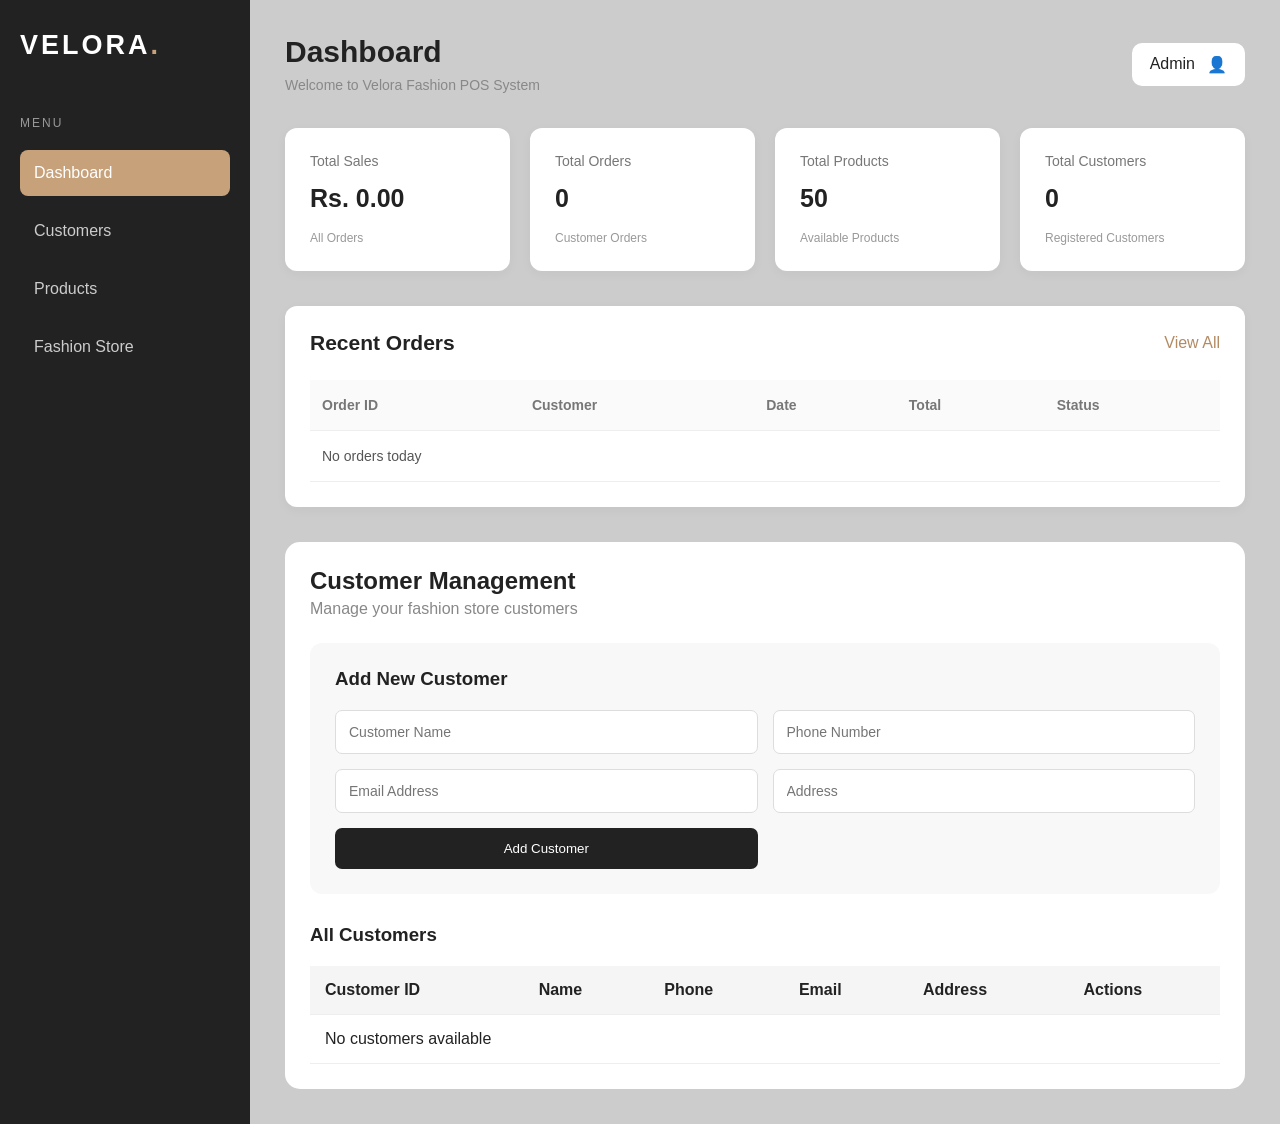
<file: pos.html>
<!DOCTYPE html>
<html lang="en">

<head>
    <meta charset="UTF-8">
    <meta name="viewport" content="width=device-width, initial-scale=1.0">
    <title>Velora Fashion</title>
    <link rel="stylesheet" href="style.css">
</head>

<body class="pos-dashboard">

    <!-- Sidebar -->
    <aside class="pos-sidebar">

        <h2>VELORA<span>.</span></h2>

        <p class="pos-menu-title">MENU</p>

        <nav class="pos-nav">

            <a href="pos.html" class="pos-active">
                Dashboard
            </a>

            <a href="pos.html#customerManagement">
                Customers
            </a>

            <a href="dresses.html">
                Products
            </a>

            <a href="index.html">
                Fashion Store
            </a>

        </nav>

    </aside>


    <!-- Main Content -->
    <main class="pos-main">

        <!-- Header -->
        <header class="pos-header">

            <div>
                <h1>Dashboard</h1>
                <p>Welcome to Velora Fashion POS System</p>
            </div>

            <div class="pos-admin">
                <span>Admin</span>
                👤
            </div>

        </header>


        <!-- Dashboard Cards -->
        <section class="pos-cards">

            <div class="pos-card">
                <p>Total Sales</p>
                <h2 id="totalSales">Rs. 0.00</h2>
                <span>All Orders</span>
            </div>

            <div class="pos-card">
                <p>Total Orders</p>
                <h2 id="totalOrders">0</h2>
                <span>Customer Orders</span>
            </div>

            <div class="pos-card">
                <p>Total Products</p>
                <h2>50</h2>
                <span>Available Products</span>
            </div>

            <div class="pos-card">
                <p>Total Customers</p>
                <h2 id="totalCustomers">0</h2>
                <span>Registered Customers</span>
            </div>

        </section>


        <!-- Recent Orders -->
        <section class="pos-orders">

            <div class="pos-section-header">

                <h2>Recent Orders</h2>

                <a href="orders.html">View All</a>

            </div>

            <table>

                <thead>
                    <tr>
                        <th>Order ID</th>
                        <th>Customer</th>
                        <th>Date</th>
                        <th>Total</th>
                        <th>Status</th>
                    </tr>
                </thead>

                <tbody id="recentOrders">

                    <tr>
                        <td colspan="5">No orders available</td>
                    </tr>

                </tbody>

            </table>

        </section>


        <!-- CUSTOMER MANAGEMENT -->

        <section class="customer-management" id="customerManagement">

            <div class="customer-header">

                <div>
                    <h2>Customer Management</h2>
                    <p>Manage your fashion store customers</p>
                </div>

            </div>


            <!-- Add Customer Form -->

            <div class="customer-form">

                <h3 id="customerFormTitle">Add New Customer</h3>

                <form id="customerForm">

                    <input type="text" id="customerName" placeholder="Customer Name" required>

                    <input type="tel" id="customerPhone" placeholder="Phone Number" required>

                    <input type="email" id="customerEmail" placeholder="Email Address" required>

                    <input type="text" id="customerAddress" placeholder="Address" required>

                    <button type="submit" id="customerSubmitBtn">
                        Add Customer
                    </button>

                </form>

            </div>


            <!-- Customer Table -->

            <div class="customer-table-section">

                <h3>All Customers</h3>

                <table>

                    <thead>
                        <tr>
                            <th>Customer ID</th>
                            <th>Name</th>
                            <th>Phone</th>
                            <th>Email</th>
                            <th>Address</th>
                            <th>Actions</th>
                        </tr>
                    </thead>

                    <tbody id="customerTableBody">

                        <tr>
                            <td colspan="6">No customers available</td>
                        </tr>

                    </tbody>

                </table>

            </div>

        </section>

    </main>


    <!-- ORDER DETAILS POPUP -->

    <div class="order-modal" id="orderModal">

        <div class="order-modal-content">

            <button class="close-order-modal" id="closeOrderModal">&times;</button>

            <h2>Order Details</h2>

            <div class="order-info">
                <p><strong>Order ID:</strong> <span id="detailOrderId"></span></p>
                <p><strong>Order Date:</strong> <span id="detailOrderDate"></span></p>
                <p><strong>Customer:</strong> <span id="detailCustomerName"></span></p>
                <p><strong>Phone:</strong> <span id="detailCustomerPhone"></span></p>
                <p><strong>Email:</strong> <span id="detailCustomerEmail"></span></p>
                <p><strong>Address:</strong> <span id="detailCustomerAddress"></span></p>
            </div>

            <h3>Ordered Products</h3>

            <div id="detailProducts"></div>

            <div class="order-total-details">
                <p>Subtotal: <span id="detailSubtotal"></span></p>
                <p>Delivery Fee: <span id="detailDelivery"></span></p>
                <h3>Total: <span id="detailTotal"></span></h3>
            </div>

            <div class="order-status-update">

                <label>Order Status</label>

                <select id="detailOrderStatus">
                    <option value="Pending">Pending</option>
                    <option value="Processing">Processing</option>
                    <option value="Delivered">Delivered</option>
                    <option value="Cancelled">Cancelled</option>
                </select>

                <button id="updateOrderStatus">Update Status</button>

                <button id="printOrder">Print Order</button>

            </div>

        </div>

    </div>

    <script src="script.js"></script>
</body>

</html>
</file>
<file: style.css>
/* General Settings */

* {
    margin: 0;
    padding: 0;
    box-sizing: border-box;
}

html {
    scroll-behavior: smooth;
}

body {
    font-family: Arial, sans-serif;
    background-color: #F1F1EE;
    color: #222;
}



/* Header */

.header {
    width: 100%;
    height: 85px;

    background-color: #FAFAFA;

    display: flex;
    align-items: center;
    justify-content: space-between;

    padding: 0 7%;

    position: sticky;
    top: 0;
    z-index: 1000;

    border-bottom: 1px solid #E5E5E5;
}


/* Logo */

.logo {
    font-size: 29px;
    font-weight: bold;
    letter-spacing: 4px;
    color: #111;
    font-family: 'Times New Roman', serif;

}

.logo span {
    color: #777;
}

.brand-section {
    width: 100%;
    height: 280px;
    background-color: white;
    
    display: flex;
    flex-direction: column;
    justify-content: center;
    align-items: center;

    gap: 5px;
}

.brand-section h1 {
    font-family: 'Bodoni Moda', serif;
    font-size: 42px;
    font-weight: 400;
    letter-spacing: 3px;
    color: #111;
    margin: 0;
}

.brand-section p {
    font-family: Arial, sans-serif;
    font-size: 9px;
    letter-spacing: 3px;
    color: #222;
    margin: 0;
}

/* Navigation */

.navbar {
    display: flex;
    gap: 35px;
}

.navbar a {
    text-decoration: none;
    color: #222;

    font-size: 14px;
    font-weight: 500;

    transition: 0.3s;
    border-radius: 15px;
    padding: 15px;
}

.navbar a:hover {
    color: #999;
}


/* Header Icons */

.header-icons {
    display: flex;
    align-items: center;
    gap: 18px;
}

.icon-btn {
    background: none;
    border: none;

    font-size: 25px;
    cursor: pointer;

    color: #222;

}

.icon-btn:hover {
    color: #888;
}


/* Menu Button */

.menu-btn {
    display: none;

    background: scroll;
    border: none;

    font-size: 25px;
    cursor: pointer;
}


/* Mobile Responsive */

@media (max-width: 850px) {

    .header {
        padding: 0 5%;
    }

    .navbar {
        display: none;

        position: absolute;
        top: 85px;
        left: 0;

        width: 100%;

        background-color: #FAFAFA;

        flex-direction: column;
        gap: 0;
    }

    .navbar.active {
        display: flex;
    }

    .navbar a {
        padding: 18px 25px;
        border-bottom: 1px solid #eee;
    }

    .menu-btn {
        display: block;
    }

}



/* Hero Slider */

.hero {
    width: 100%;
    padding: 15px 3%;
    background-color: white;
}

.slider {
    width: 100%;
    height: 1000px;
    position: relative;
    overflow: hidden;
    border-radius: 8px;
}

.slide {
    width: 100%;
    height: 100%;
    position: absolute;
    top: 0;
    left: 0;
    display: none;
}

.slide.active {
    display: block;
    animation: fadeEffect 1s ease;
}

.slide img {
    width: 100%;
    height: 100%;
    object-fit: cover;
    object-position: center top;
    display: block;
}

@media (max-width: 768px) {
    .slider {
        height: 450px;
    }
}

@keyframes fadeEffect {
    from {
        opacity: 0.5;
    }

    to {
        opacity: 1;
    }
}

/* Text */

.hero-content {
    position: absolute;
    top: 50%;
    left: 9%;
    transform: translateY(-50%);
    color: white;
}

.hero-content p {
    font-size: 14px;
    letter-spacing: 4px;
    margin-bottom: 20px;
}

.hero-content h1 {
    font-size: 60px;
    line-height: 1.2;
    margin-bottom: 30px;
}

.shop-btn {
    display: inline-block;
    padding: 15px 35px;
    background-color: white;
    color: black;
    text-decoration: none;
    font-size: 13px;
    letter-spacing: 2px;
    transition: 0.3s;
}

.shop-btn:hover {
    background-color: black;
    color: white;
}

/* Previous and Next Buttons */

.prev,
.next {
    position: absolute;
    top: 50%;
    transform: translateY(-50%);

    background: rgba(0, 0, 0, 0.3);
    color: white;

    border: none;
    padding: 15px;
    cursor: pointer;
    font-size: 20px;
}

.prev {
    left: 15px;
}

.next {
    right: 15px;
}

/* Slider Dots */

.slider-dots {
    position: absolute;
    bottom: 25px;
    left: 50%;
    transform: translateX(-50%);
}

.dot {
    display: inline-block;
    width: 10px;
    height: 10px;
    margin: 5px;
    border-radius: 50%;
    background: white;
    opacity: 0.5;
    cursor: pointer;
}

.dot.active {
    opacity: 1;
}

/* Mobile */

@media (max-width: 650px) {

    .slider {
        height: 450px;
    }

    .hero-content h1 {
        font-size: 38px;
    }

    .hero-content {
        left: 8%;
    }

}



/* Common Section Heading */

.section-heading {
    text-align: center;
    margin-bottom: 45px;
    padding: 7px;
}


.section-heading p {
    font-size: 11px;
    letter-spacing: 4px;
    color: #888;
    margin-bottom: 12px;
}

.section-heading h2 {
    font-family: 'Times New Roman', serif;
    font-size: 42px;
    font-weight: normal;
    color: #222;
}

.section-heading span {
    display: block;
    margin-top: 12px;
    color: #777;
    font-size: 14px;
}


/* section-heading1  */
   


.section-heading1 {
    text-align: left;
    margin-bottom: 45px;
    padding: 30px;
}

.section-heading1 p {
    font-size: 11px;
    letter-spacing: 4px;
    color: #888;
    margin-bottom: 12px;
}

.section-heading1 h2 {
    font-family: 'Times New Roman', serif;
    font-size: 22px;
    font-weight: normal;
    color: #222;
}

.section-heading1 span {
    display: block;
    margin-top: 12px;
    color: #777;
    font-size: 14px;
}


/* Shop By Category */

.category-section {
    padding: 30px 7%;
    background-color: #FAFAFA;
    
}

.category-container {
    display: grid;
    grid-template-columns: repeat(4, 1fr);
    gap: 80px;
}

.category-card {
    height: 350px;
    position: relative;
    overflow: hidden;
}

.category-card img {
    width: 100%;
    height: 100%;
    object-fit: cover;
    transition: 0.5s;
}

.category-card:hover img {
    transform: scale(1.05);
}

.category-info {
    position: absolute;
    bottom: 30px;
    left: 25px;
    color: white;
}

.category-info h3 {
    font-family: 'Times New Roman', serif;
    font-size: 28px;
    margin-bottom: 12px;
}

.category-info a {
    color: white;
    font-size: 11px;
    letter-spacing: 2px;
    text-decoration: none;
    border-bottom: 1px solid white;
    padding-bottom: 5px;
}


/* New Arrivals */

.new-arrivals {
    padding-top: 55px;
    background-color: #FAFAFA;
}

.product-container {
    display: grid;
    grid-template-columns: repeat(4, 1fr);
    gap: 50px;
    padding: 50px;
}

.product-card {
    background-color: white;
    
}

.product-image {
    width: 100%;
    height: 480px;
    position: relative;
    overflow: hidden;
   
}

.product-image img {
    width: 100%;
    height: 100%;
    object-fit: cover;
    transition: 0.5s;
}

.product-card:hover img {
    transform: scale(1.05);
}

.product-label {
    position: absolute;
    top: 15px;
    left: 15px;
    background: white;
    padding: 7px 12px;
    font-size: 10px;
    letter-spacing: 1px;
}

.product-info {
    padding: 18px 12px;
    text-align: center;
}

.product-info h3 {
    font-size: 15px;
    font-weight: normal;
    margin-bottom: 10px;
}

.product-info p {
    font-size: 14px;
    margin-bottom: 15px;
}

.product-btn {
    background: black;
    color: white;
    border: none;
    padding: 12px 20px;
    cursor: pointer;
    font-size: 11px;
    letter-spacing: 1px;
}

.product-btn:hover {
    background: #555;
}


/* About Section */

.about-section {
    display: grid;
    grid-template-columns: 1fr 1fr;
    align-items: center;
    gap: 70px;
    padding: 100px 7%;
    padding-bottom: 150px;
}

.about-image {
    height: 500px;
}

.about-image img {
    width: 100%;
    height: 100%;
    object-fit: cover;
    padding: auto; 
    object-position: center top;
    border-radius: 100px;
}

.about-content .small-title {
    font-size: 11px;
    letter-spacing: 4px;
    color: #888;
    margin-bottom: 20px;
}

.about-content h2 {
    font-family: 'Times New Roman', serif;
    font-size: 48px;
    font-weight: normal;
    margin-bottom: 25px;
}

.about-content > p:not(.small-title) {
    color: #666;
    line-height: 1.9;
    font-size: 14px;
    margin-bottom: 30px;
}

.about-btn {
    display: inline-block;
    padding: 15px 28px;
    background: black;
    color: white;
    text-decoration: none;
    font-size: 11px;
    letter-spacing: 2px;
}


/* Special Offer */

.offer-section {
    min-height: 400px;
    background: #F1F1EE;
    display: flex;
    align-items: center;
    justify-content: center;
    text-align: center;
    padding: 50px 20px;
}

.offer-content > p {
    font-size: 11px;
    letter-spacing: 4px;
    margin-bottom: 20px;
}

.offer-content h2 {
    font-family: 'Times New Roman', serif;
    font-size: 48px;
    font-weight: normal;
    margin-bottom: 15px;
}

.offer-content span {
    display: block;
    font-size: 14px;
    margin-bottom: 30px;
}

.offer-content a {
    display: inline-block;
    padding: 15px 35px;
    background: black;
    color: white;
    text-decoration: none;
    font-size: 11px;
    letter-spacing: 2px;
}


/* Newsletter */

.newsletter-section {
    text-align: center;
    padding: 200px 20px;
    background: #FAFAFA;
}

.newsletter-section h2 {
    font-family: 'Times New Roman', serif;
    font-size: 35px;
    font-weight: normal;
    margin-bottom: 15px;
}

.newsletter-section p {
    color: #777;
    font-size: 14px;
    margin-bottom: 30px;
}

.newsletter-section form {
    display: flex;
    justify-content: center;
    max-width: 500px;
    margin: auto;
}

.newsletter-section input {
    flex: 1;
    min-width: 0;
    padding: 15px;
    border: 1px solid #ccc;
    outline: none;
}

.newsletter-section button {
    padding: 15px 22px;
    background: black;
    color: white;
    border: none;
    cursor: pointer;
}


/* Contact */

.contact-section {
    padding: 90px 9%;
}

.contact-container {
    display: grid;
    grid-template-columns: 1fr 1fr;
    gap: 60px;
}

.contact-info h3 {
    font-family: 'Times New Roman', serif;
    font-size: 27px;
    font-weight: normal;
    margin-bottom: 20px;
}

.contact-info p {
    color: #666;
    font-size: 14px;
    margin-bottom: 20px;
    line-height: 1.7;
}

.contact-form {
    display: flex;
    flex-direction: column;
    gap: 15px;
}

.contact-form input,
.contact-form textarea {
    width: 100%;
    padding: 15px;
    border: 1px solid #ddd;
    background: white;
    font-family: Arial, sans-serif;
    outline: none;
}

.contact-form button {
    padding: 15px;
    background: black;
    color: white;
    border: none;
    cursor: pointer;
    letter-spacing: 2px;
}


/* Footer */

.footer {
    background: #202020;
    color: white;
    padding: 205px 8% 90px;
}

.footer-container {
    display: grid;
    grid-template-columns: 2fr 1fr 1fr;
    gap: 50px;
    padding-bottom: 50px;
}

.footer-brand h2 {
    font-family: 'Times New Roman', serif;
    font-size: 35px;
    font-weight: normal;
    letter-spacing: 4px;
}

.footer-brand p {
    font-size: 10px;
    letter-spacing: 3px;
    margin-top: 5px;
    margin-bottom: 20px;
}

.footer-brand span {
    color: #aaa;
    font-size: 13px;
}

.footer-links,
.footer-contact {
    display: flex;
    flex-direction: column;
    gap: 15px;
}

.footer-links h3,
.footer-contact h3 {
    font-size: 16px;
    margin-bottom: 10px;
}

.footer-links a {
    color: #aaa;
    text-decoration: none;
    font-size: 13px;
}

.footer-links a:hover {
    color: white;
}

.footer-contact p {
    color: #aaa;
    font-size: 13px;
}

.footer-bottom {
    border-top: 1px solid #444;
    padding-top: 20px;
    text-align: center;
}

.footer-bottom p {
    color: #aaa;
    font-size: 12px;
}


/* Responsive Design */

@media (max-width: 900px) {

    .product-container {
        grid-template-columns: repeat(2, 1fr);
    }

    .about-section {
        gap: 30px;
        padding: 70px 5%;
    }

    .about-image {
        height: 450px;
    }

}

@media (max-width: 650px) {

    .category-container {
        grid-template-columns: 1fr;
    }

    .category-card {
        height: 400px;
    }

    .product-container {
        grid-template-columns: repeat(2, 1fr);
        gap: 12px;
    }

    .product-image {
        height: 250px;
    }

    .about-section {
        grid-template-columns: 1fr;
    }

    .about-image {
        height: 400px;
    }

    .about-content h2 {
        font-size: 38px;
    }

    .contact-container {
        grid-template-columns: 1fr;
    }

    .footer-container {
        grid-template-columns: 1fr;
        gap: 35px;
    }

    .newsletter-section form {
        flex-direction: column;
        gap: 10px;
    }

    .offer-content h2 {
        font-size: 35px;
    }

}

/* Product Details Modal */

.product-modal {
    display: none;

    position: fixed;
    top: 0;
    left: 0;

    width: 100%;
    height: 100%;

    background: rgba(0, 0, 0, 0.65);

    z-index: 2000;

    justify-content: center;
    align-items: center;

    padding: 20px;
}

.product-modal.active {
    display: flex;
}

.modal-content {
    width: 100%;
    max-width: 1000px;

    max-height: 90vh;
    overflow-y: auto;

    background: white;

    position: relative;

    padding: 40px;
}

.close-modal {
    position: absolute;
    top: 15px;
    right: 20px;

    background: none;
    border: none;

    font-size: 32px;
    cursor: pointer;

    z-index: 10;
}

.modal-container {
    display: grid;
    grid-template-columns: 1.2fr 1fr;
    gap: 40px;

    align-items: center;
}


/* Product Gallery */

.modal-gallery {
    display: flex;
    gap: 15px;
}

.thumbnail-container {
    display: flex;
    flex-direction: column;
    gap: 12px;

     height: 480px;
    overflow-y: auto;

    padding-right: 5px;
}

.thumbnail-container img {
    width: 65px;
    height: 85px;

    object-fit: cover;

    cursor: pointer;
     flex-shrink: 0;
    border: 1px solid #ddd;
}

.thumbnail-container img:hover {
    border: 1px solid black;
}



.main-product-image {
    flex: 1;
    height: 500px;
}

.main-product-image img {
    width: 100%;
    height: 100%;

    object-fit: cover;
}


/* Product Information */

.modal-details {
    padding: 20px 0;
}

.product-category {
    font-size: 11px;
    letter-spacing: 3px;
    color: #888;

    margin-bottom: 20px;
}

.modal-details h2 {
    font-family: 'Times New Roman', serif;
    font-size: 32px;
    font-weight: normal;

    margin-bottom: 15px;
}

.modal-details h3 {
    font-size: 20px;
    font-weight: normal;

    margin-bottom: 25px;
}

.product-description {
    color: #777;
    font-size: 14px;
    line-height: 1.8;

    margin-bottom: 30px;
}

.modal-details label {
    display: block;
    font-size: 13px;

    margin-bottom: 10px;
}

.modal-details select {
    width: 100%;
    padding: 14px;

    border: 1px solid #ddd;
    background: white;

    margin-bottom: 25px;
}

.add-to-bag {
    width: 100%;
    padding: 17px;

    background: black;
    color: white;

    border: none;

    cursor: pointer;

    letter-spacing: 2px;
    font-size: 12px;

    transition: 0.3s;
}

.add-to-bag:hover {
    background: #555;
}


/* Mobile Responsive */

@media (max-width: 700px) {

    .modal-content {
        padding: 35px 20px;
    }

    .modal-container {
        grid-template-columns: 1fr;
        gap: 20px;
    }

    .main-product-image {
        height: 350px;
    }

    .thumbnail-container img {
        width: 50px;
        height: 65px;
    }

    .modal-details h2 {
        font-size: 25px;
    }

}

/* Collections Dropdown */

.dropdown {
    position: relative;
}

.collection-link {
    display: block;
}

.dropdown-menu {
    display: none;

    position: absolute;
    top: 100%;
    left: 0;

    width: 220px;

    background-color: #FFFFFF;

    box-shadow: 0 8px 20px rgba(0,0,0,0.10);

    padding: 12px 0;

    z-index: 2000;
}

.dropdown-menu.active {
    display: block;
}

.dropdown-menu a {
    display: block;

    padding: 14px 20px;

    color: #222;

    font-size: 13px;

    text-decoration: none;

    transition: 0.3s;
}

.dropdown-menu a:hover {
    background-color: #F1F1EE;
    color: #888;
}


.dress {
    display: grid;
    grid-template-columns: repeat(3, 1fr);
    gap: 100px;
    padding: 50px;
    
}

/* Shopping Cart Button */

.cart-toggle {
    position: fixed;
    right: 25px;
    bottom: 30px;
    width: 55px;
    height: 55px;
    border-radius: 50%;
    background: black;
    color: white;
    border: none;
    font-size: 23px;
    cursor: pointer;
    z-index: 1500;
}

.cart-toggle span {
    position: absolute;
    top: -5px;
    right: -5px;
   background: #b58b65;
    color: white;
    width: 22px;
    height: 22px;
    border-radius: 50%;
    font-size: 12px;
    display: flex;
  align-items: center;
    justify-content: center;
}

/* Cart Overlay */

.cart-overlay {
    position: fixed;
    inset: 0;

    background: rgba(0, 0, 0, 0.4);

    opacity: 0;
    visibility: hidden;

    z-index: 1998;

    transition: 0.3s ease;
}

.cart-overlay.active {
    opacity: 1;
    visibility: visible;
}


/* Cart Panel */

.cart-panel {
    position: fixed;
    top: 0;
    right: -800px;
    width: 750px;
    max-width: 100%;
    height: 100vh;
    background: white;
    z-index: 1999;
    padding: 25px;
    display: flex;
    flex-direction: column;
    transition: right 0.4s ease;
    box-shadow: -5px 0 20px rgba(0,0,0,0.1);
}

.cart-panel.active {
    right: 0;
}


/* Cart Header */

.cart-header {
    display: flex;
    justify-content: space-between;
    align-items: center;
    padding-bottom: 20px;
    border-top: 1px solid #ddd;
    border-bottom: 1px solid #ddd;
}

.cart-header h2 {
    font-family: 'Times New Roman', serif;
    font-weight: normal;
}

.cart-header button {
    background: none;
    border: none;
    font-size: 28px;
    cursor: pointer;
}


/* Cart Items */
.cart-items {
    flex: 1;
    overflow-y: auto;
    padding-top: 60px;
}

.empty-cart {
    text-align: center;
    color: #888;
    margin-top: 100px;
}


/* Single Cart Item */
.cart-item {
    display: flex;
    gap: 15px;
    padding-bottom: 20px;
    margin-bottom: 20px;
    border-bottom: 1px solid #eee;
}

.cart-item img {
    width: 80px;
    height: 100px;
    object-fit: cover;
}

.cart-item-info {
    flex: 1;
}

.cart-item-info h4 {
    font-size: 13px;
    font-weight: normal;
    margin-bottom: 8px;
}

.cart-item-info p {
    font-size: 12px;
    color: #777;
    margin-bottom: 8px;
}


/* Checkout Form Display */
.cart-panel {
    overflow-y: auto;
}



/* Remove Button */

.remove-item {
    border: none;
    background: none;
    color: black;
    font-weight: bold;
    cursor: pointer;
    font-size: 12px;
    margin-top: 8px;
}
/* Checkout Customer Details */

.checkout-details {
    display: none;
    width: 100%;
    padding: 25px;
    background: #ffffff;
    color: #222;
    overflow-y: auto;
}

.checkout-details h2 {
    font-size: 22px;
    margin-bottom: 25px;
}

.checkout-details form {
    display: flex;
    flex-direction: column;
    gap: 15px;
}

.checkout-details input,
.checkout-details textarea {
    width: 100%;
    padding: 14px;
    border: 1px solid #ccc;
    box-sizing: border-box;
    font-size: 14px;
}

.checkout-details textarea {
    min-height: 100px;
}

.place-order-btn {
    width: 100%;
    padding: 15px;
    background: #222;
    color: white;
    border: none;
    cursor: pointer;
}
/* Order Summary */

.cart-summary {
    border-top: 1px solid #ddd;
    padding-top: 20px;
}

.cart-summary div {
    display: flex;
    justify-content: space-between;
    margin-bottom: 15px;
    font-size: 13px;
}

.grand-total {
    font-size: 18px !important;
    border-top: 1px solid #ddd;
    padding-top: 18px;
}

.checkout-btn {
    width: 100%;
    padding: 16px;
    background: black;
    color: white;
    border: none;
    cursor: pointer;
    letter-spacing: 2px;
}


/* Add Button */
.quick-add-btn {
    background: white;
    color: black;
    border: 1px solid black;
    padding: 12px 20px;
    margin-left: 5px;
    cursor: pointer;
    font-size: 11px;
}

.quick-add-btn:hover {
    background: black;
    color: white;
}


/* Mobile */
@media(max-width: 500px) {
    .cart-panel {
        width: 100%;
    }
}


/* ============================================================================================= */


/* =========================
   POS DASHBOARD
========================= */

.pos-dashboard {
    margin: 0;
    padding: 0;
    background: #cccccc;
    font-family: Arial, sans-serif;
    display: flex;
    min-height: 100vh;
}


/* Sidebar */

.pos-sidebar {
    width: 250px;
    min-height: 100vh;
    background: #222222;
    padding: 30px 20px;
    box-sizing: border-box;
}

.pos-sidebar h2 {
    color: white;
    font-size: 27px;
    letter-spacing: 3px;
    margin-bottom: 55px;
}

.pos-sidebar h2 span {
    color: #c7a17a;
}

.pos-menu-title {
    color: #999;
    font-size: 12px;
    letter-spacing: 2px;
    margin-bottom: 20px;
}

.pos-nav {
    display: flex;
    flex-direction: column;
    gap: 12px;
}

.pos-nav a {
    text-decoration: none;
    color: #cccccc;
    padding: 14px;
    border-radius: 8px;
    transition: 0.3s;
}

.pos-nav a:hover,
.pos-nav .pos-active {
    background: #c7a17a;
    color: white;
}


/* Main Content */

.pos-main {
    flex: 1;
    padding: 35px;
    min-width: 0;
}


/* Header */

.pos-header {
    display: flex;
    justify-content: space-between;
    align-items: center;
    margin-bottom: 35px;
}

.pos-header h1 {
    font-size: 30px;
    color: #222;
    margin-bottom: 8px;
}

.pos-header p {
    color: #888;
    font-size: 14px;
}

.pos-admin {
    background: white;
    padding: 12px 18px;
    border-radius: 10px;
    display: flex;
    align-items: center;
    gap: 12px;
}


/* Dashboard Cards */

.pos-cards {
    display: grid;
    grid-template-columns: repeat(4, 1fr);
    gap: 20px;
    margin-bottom: 35px;
}

.pos-card {
    background: white;
    padding: 25px;
    border-radius: 12px;
    box-shadow: 0 3px 12px rgba(0,0,0,0.04);
}

.pos-card p {
    color: #777;
    font-size: 14px;
}

.pos-card h2 {
    color: #222;
    font-size: 25px;
    margin: 15px 0;
}

.pos-card span {
    color: #999;
    font-size: 12px;
}


/* Recent Orders */

.pos-orders {
    background: white;
    padding: 25px;
    border-radius: 12px;
    box-shadow: 0 3px 12px rgba(0,0,0,0.04);
}

.pos-section-header {
    display: flex;
    justify-content: space-between;
    align-items: center;
    margin-bottom: 25px;
}

.pos-section-header h2 {
    font-size: 21px;
}

.pos-section-header a {
    color: #b38b63;
    text-decoration: none;
}


/* Table */

.pos-orders table {
    width: 100%;
    border-collapse: collapse;
    text-align: left;
}

.pos-orders th,
.pos-orders td {
    padding: 17px 12px;
    border-bottom: 1px solid #eeeeee;
    font-size: 14px;
}

.pos-orders th {
    color: #777;
    background: #fafafa;
}

.pos-orders td {
    color: #555;
}


/* Responsive Design */

@media (max-width: 1000px) {
    .pos-cards {
        grid-template-columns: repeat(2, 1fr);
    }
}

@media (max-width: 650px) {
    .pos-sidebar {
        width: 170px;
        padding: 20px 10px;
    }

    .pos-main {
        padding: 20px 12px;
    }

    .pos-cards {
        grid-template-columns: 1fr;
    }

    .pos-header {
        align-items: flex-start;
        gap: 15px;
    }

    .pos-orders {
        overflow-x: auto;
    }

}



/* =================================
   ORDER DETAILS POPUP
================================= */

.order-modal {
    display: none;
    position: fixed;
    inset: 0;
    z-index: 9999;
    background: rgba(0, 0, 0, 0.55);
    justify-content: center;
    align-items: center;
    padding: 20px;
}

.order-modal.active {
    display: flex;
}

.order-modal-content {
    background: #ffffff;
    width: 100%;
    max-width: 750px;
    max-height: 90vh;
    overflow-y: auto;
    padding: 35px;
    border-radius: 12px;
    position: relative;
    font-family: Arial, sans-serif;
}

/* Clickable Order Row */

.clickable-order {
    cursor: pointer;
    transition: 0.2s;
}

.clickable-order:hover {
    background-color: #f7f7f5;
}

.clickable-order td:first-child {
    font-weight: 600;
    color: #222;
}

/* Close Button */

.close-order-modal {
    position: absolute;
    top: 18px;
    right: 22px;
    background: none;
    border: none;
    font-size: 30px;
    color: #555;
    cursor: pointer;
}

.order-modal-content > h2 {
    font-size: 26px;
    color: #222;
    margin-bottom: 25px;
    padding-bottom: 18px;
    border-bottom: 1px solid #eeeeee;
}

/* Section Headings */

.order-modal-content > h3 {
    font-size: 17px;
    color: #222;
    margin: 28px 0 18px;
}

/* Order and Customer Information */

.order-info {
    display: grid;
    grid-template-columns: 1fr 1fr;
    gap: 20px 35px;
    background: #f7f7f5;
    padding: 22px;
    border-radius: 9px;
}

.order-info p {
    display: flex;
    align-items: flex-start;
    gap: 10px;
    font-size: 13px;
    color: #333;
    overflow-wrap: anywhere;
}

.order-info strong {
    min-width: 95px;
    color: #777;
    font-weight: 600;
}

.order-info span {
    color: #222;
    font-weight: 500;
}

/* Ordered Products */

#detailProducts {
    margin-top: 15px;
}

.detail-product {
    display: flex;
    align-items: center;
    gap: 18px;
    padding: 15px 0;
    border-bottom: 1px solid #eeeeee;
}

.detail-product img {
    width: 85px;
    height: 105px;
    object-fit: cover;
    border-radius: 7px;
}

.detail-product h4 {
    font-size: 14px;
    color: #222;
    margin-bottom: 8px;
}

.detail-product p {
    font-size: 12px;
    color: #777;
    margin: 5px 0;
}

/* Order Total */

.order-total-details {
    background: #f7f7f5;
    padding: 22px;
    margin-top: 25px;
    border-radius: 9px;
}

.order-total-details p {
    display: flex;
    justify-content: space-between;
    font-size: 13px;
    color: #666;
    margin-bottom: 15px;
}

.order-total-details h3 {
    display: flex;
    justify-content: space-between;
    border-top: 1px solid #ddd;
    padding-top: 18px;
    margin-top: 15px;
    font-size: 20px;
    color: #222;
}

/* Order Status */

.order-status-update {
    margin-top: 28px;
}

.order-status-update label {
    display: block;
    font-size: 15px;
    font-weight: 600;
    color: #222;
    margin-bottom: 12px;
}

.order-status-update select {
    width: 100%;
    padding: 13px;
    border: 1px solid #ddd;
    border-radius: 6px;
    background: #fff;
    outline: none;
    font-size: 13px;
}

/* Buttons */

#updateOrderStatus,
#printOrder {
    width: 48%;
    padding: 13px;
    margin-top: 18px;
    border: none;
    border-radius: 6px;
    cursor: pointer;
    font-size: 13px;
    transition: 0.3s;
}

#updateOrderStatus {
    background: #222;
    color: white;
}

#printOrder {
    background: #eeeeea;
    color: #222;
}

#updateOrderStatus:hover,
#printOrder:hover {
    opacity: 0.8;
}

/* Mobile Responsive */

@media (max-width: 600px) {

    .order-modal-content {
        padding: 22px;
    }

    .order-info {
        grid-template-columns: 1fr;
        gap: 16px;
    }

    .detail-product img {
        width: 70px;
        height: 90px;
    }

    #updateOrderStatus,
    #printOrder {
        width: 100%;
    }
}

/* ORDER CONFIRMATION */

.confirmation-modal {
    display: none;
    position: fixed;
    inset: 0;
    background: rgba(0, 0, 0, 0.6);
    z-index: 10000;
    justify-content: center;
    align-items: center;
    padding: 20px;
}

.confirmation-modal.active {
    display: flex;
}

.confirmation-content {

    background: white;
    width: 100%;
    max-width: 650px;
    max-height: 90vh;
    overflow-y: auto;
    padding: 70px;
    border-radius: 12px;
    box-shadow: 0 10px 40px rgba(0,0,0,0.15);

}

.confirmation-content h2 {
    text-align: center;
    color: #39734b;
    margin-bottom: 12px;
}

.success-message {
    text-align: center;
    color: #777;
    margin-bottom: 25px;
}

.confirmation-content h3 {
    margin: 25px 0 15px;
    border-bottom: 1px solid #ddd;
    padding-bottom: 30px;
}

.confirmation-content p {
    margin: 10px 0;
    font-size: 14px;
}

#confirmationProducts .detail-product {
    display: flex;
    gap: 15px;
    padding: 55px 0;
    border-bottom: 1px solid #eee;
}

#confirmationProducts img {
    width: 75px;
    height: 90px;
    object-fit: cover;
}

#confirmationTotal {
    background: #f5f5f2;
    padding: 20px;
    margin-top: 20px;
    text-align: center;
}

#closeConfirmation {
    width: 100%;
    padding: 14px;
    margin-top: 20px;
    background: #222;
    color: white;
    border: none;
    cursor: pointer;
    border-radius: 5px;
    
}

/* PROFESSIONAL CUSTOMER DETAILS */

#confirmationCustomer {

    display: grid;
    grid-template-columns: 1fr 1fr;
    gap: 15px 20px;
    background: #f7f7f5;
    padding: 12px;
    border-radius: 9px;
    margin-top: 25px;

}

#confirmationCustomer p {

    display: flex;
    align-items: flex-start;
    gap: 10px;
    font-size: 13px;
    color: #0c0c0c;
    line-height: 1.5;
    overflow-wrap: anywhere;

}

#confirmationCustomer strong {

    min-width: 85px;
    color: #777;
    font-weight: 800;

}

/* Order ID Highlight */

#confirmationCustomer p:nth-child(5) {

    grid-column: 1 / -1;
    background: #ffffff;
    padding: 3px;
    border: 1px solid #e5e5e5;
    border-radius: 6px;

}

/* Mobile Responsive */

@media (max-width: 600px) {

    #confirmationCustomer {

        grid-template-columns: 1fr;

        gap: 12px;

        padding: 18px;

    }

}

/* CUSTOMER MANAGEMENT */

.customer-management {
    margin-top: 35px;
    padding: 25px;
    background: #ffffff;
    border-radius: 15px;
}

.customer-header {
    margin-bottom: 25px;
}

.customer-header h2 {
    font-size: 24px;
    color: #222;
}

.customer-header p {
    color: #888;
    margin-top: 5px;
}

.customer-form {
    background: #f8f8f8;
    padding: 25px;
    border-radius: 12px;
    margin-bottom: 30px;
}

.customer-form h3 {
    margin-bottom: 20px;
}

.customer-form form {
    display: grid;
    grid-template-columns: repeat(2, 1fr);
    gap: 15px;
}

.customer-form input {
    padding: 13px;
    border: 1px solid #ddd;
    border-radius: 7px;
    outline: none;
    font-size: 14px;
}

.customer-form input:focus {
    border-color: #333;
}

.customer-form button {
    padding: 13px;
    background: #222;
    color: white;
    border: none;
    border-radius: 7px;
    cursor: pointer;
}

.customer-form button:hover {
    background: #444;
}

.customer-table-section {
    overflow-x: auto;
}

.customer-table-section h3 {
    margin-bottom: 20px;
}

.customer-table-section table {
    width: 100%;
    border-collapse: collapse;
    min-width: 650px;
}

.customer-table-section th,
.customer-table-section td {
    padding: 15px;
    text-align: left;
    border-bottom: 1px solid #eee;
}

.customer-table-section th {
    background: #f5f5f5;
}

.customer-table-section button {
    padding: 8px 12px;
    border: none;
    border-radius: 5px;
    cursor: pointer;
    margin: 3px;
}

.edit-customer {
    background: #e5e5e5;
}

.delete-customer {
    background: #ffe1e1;
    color: #c00;
}

@media (max-width: 650px) {

    .customer-form form {
        grid-template-columns: 1fr;
    }

    .customer-management {
        padding: 15px;
    }

}
</file>
